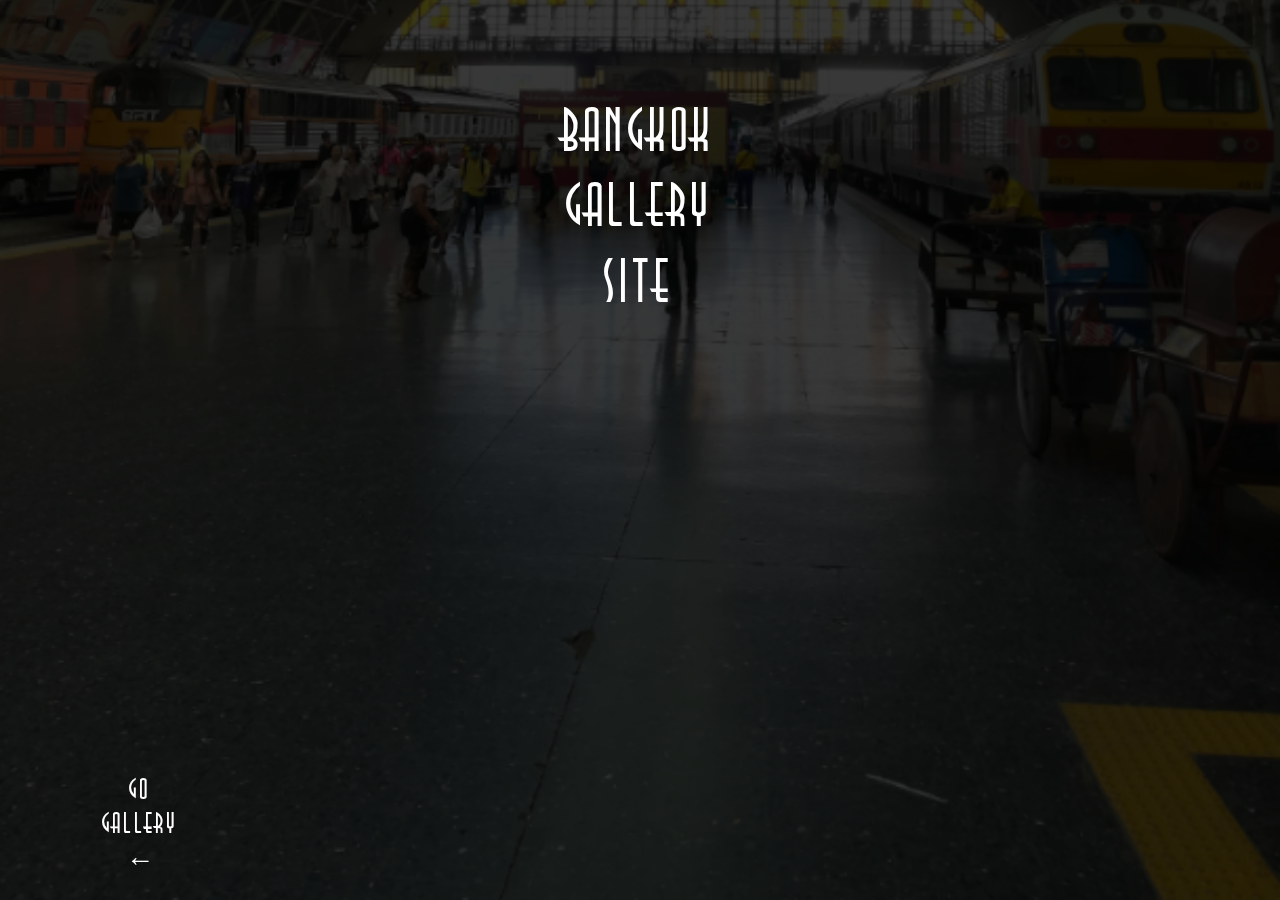
<file: docs/index.html>
<!DOCTYPE html>
<html lang="ja">
<head>
    <title>BangkokGallerySite</title>
    <meta name="keywords" content="バンコク,Bangkok,タイ,Thai,観光,">
    <meta name="description" content="バンコクの観光地や公共交通機関などについて、画像メインで紹介しております。">
    <meta charset="UTF-8">
    <meta name="viewport" content="width=device-width">
    <link rel="stylesheet" href="./css/reset.css">
    <link rel="stylesheet" href="./css/index.css">
</head>
<body>
<header>
    <h1 class="title">BANGKOK<br>GALLERY<br>SITE</h1>
</header>
<div class="secTop">
    <h2 class="go"><a href="./gallery.html">GO<br>GALLERY<br>←</a></h2>
</div>
</body>
</html>
</file>
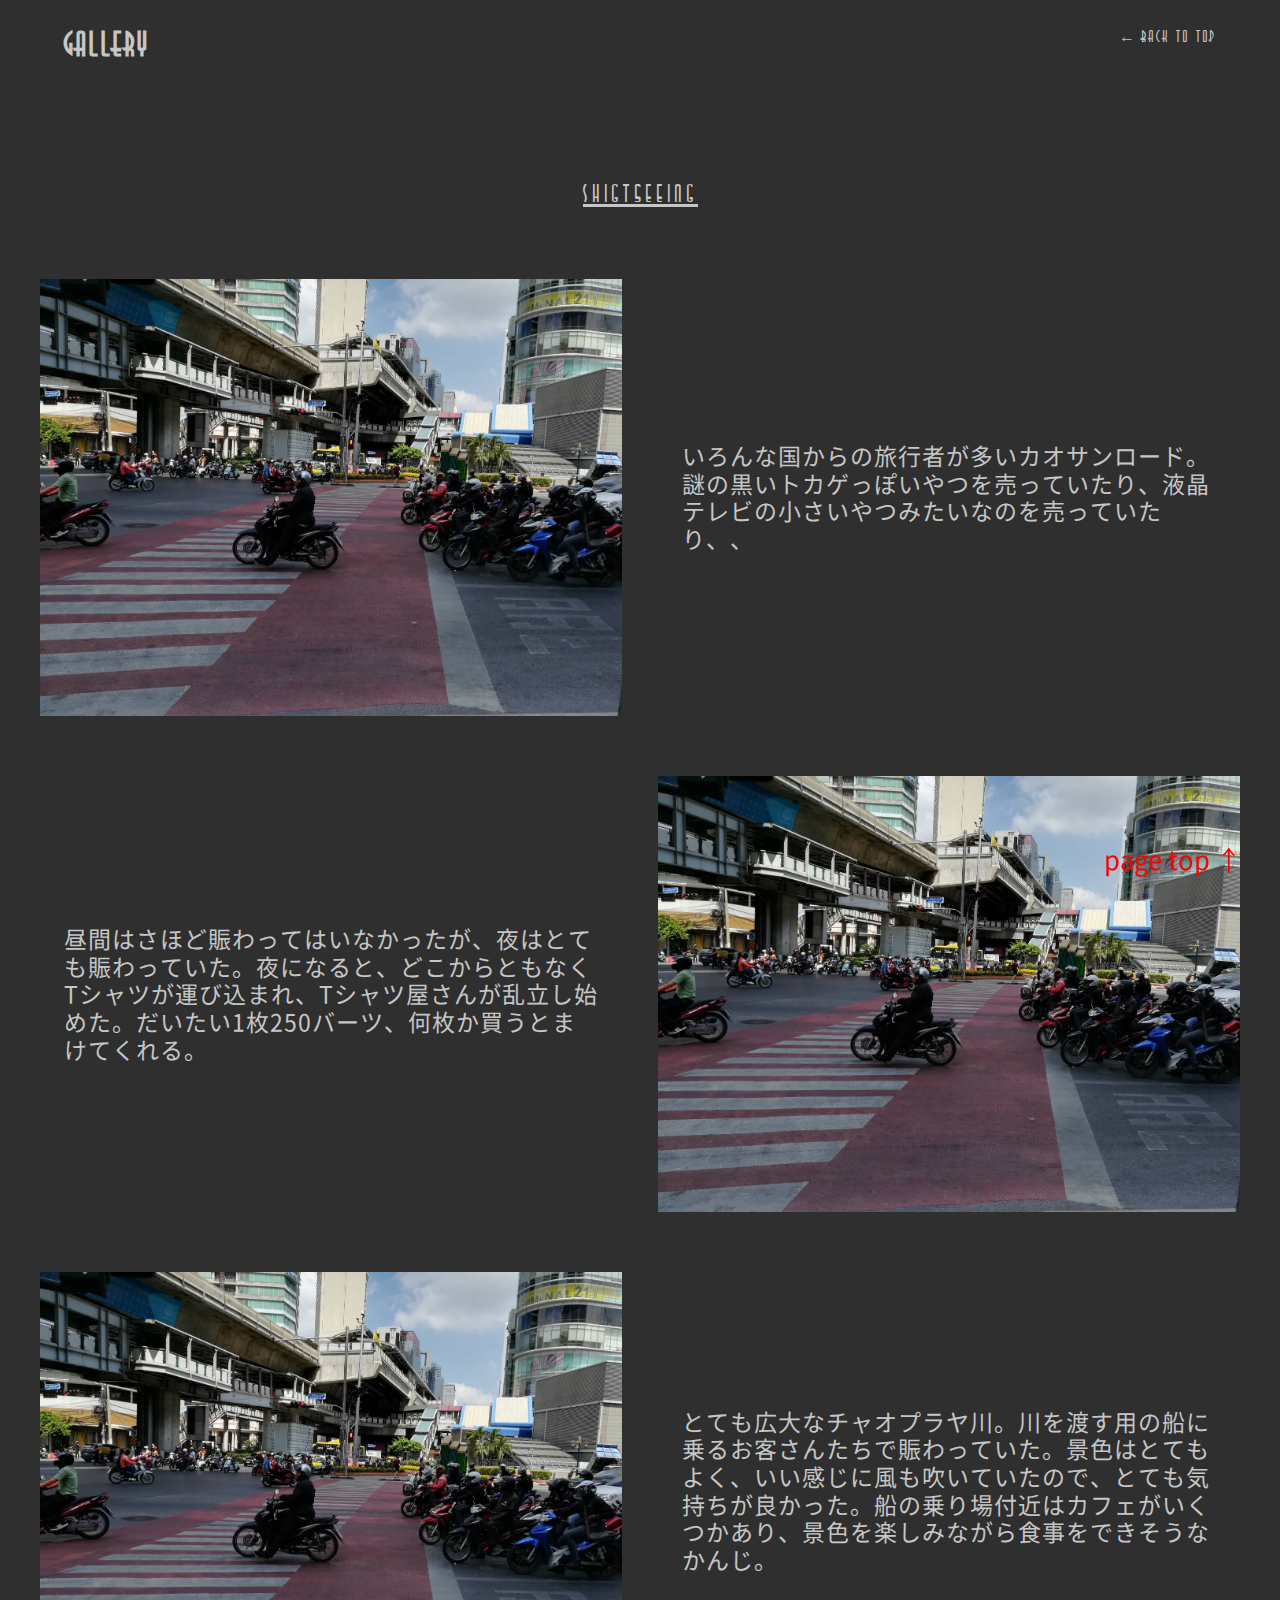
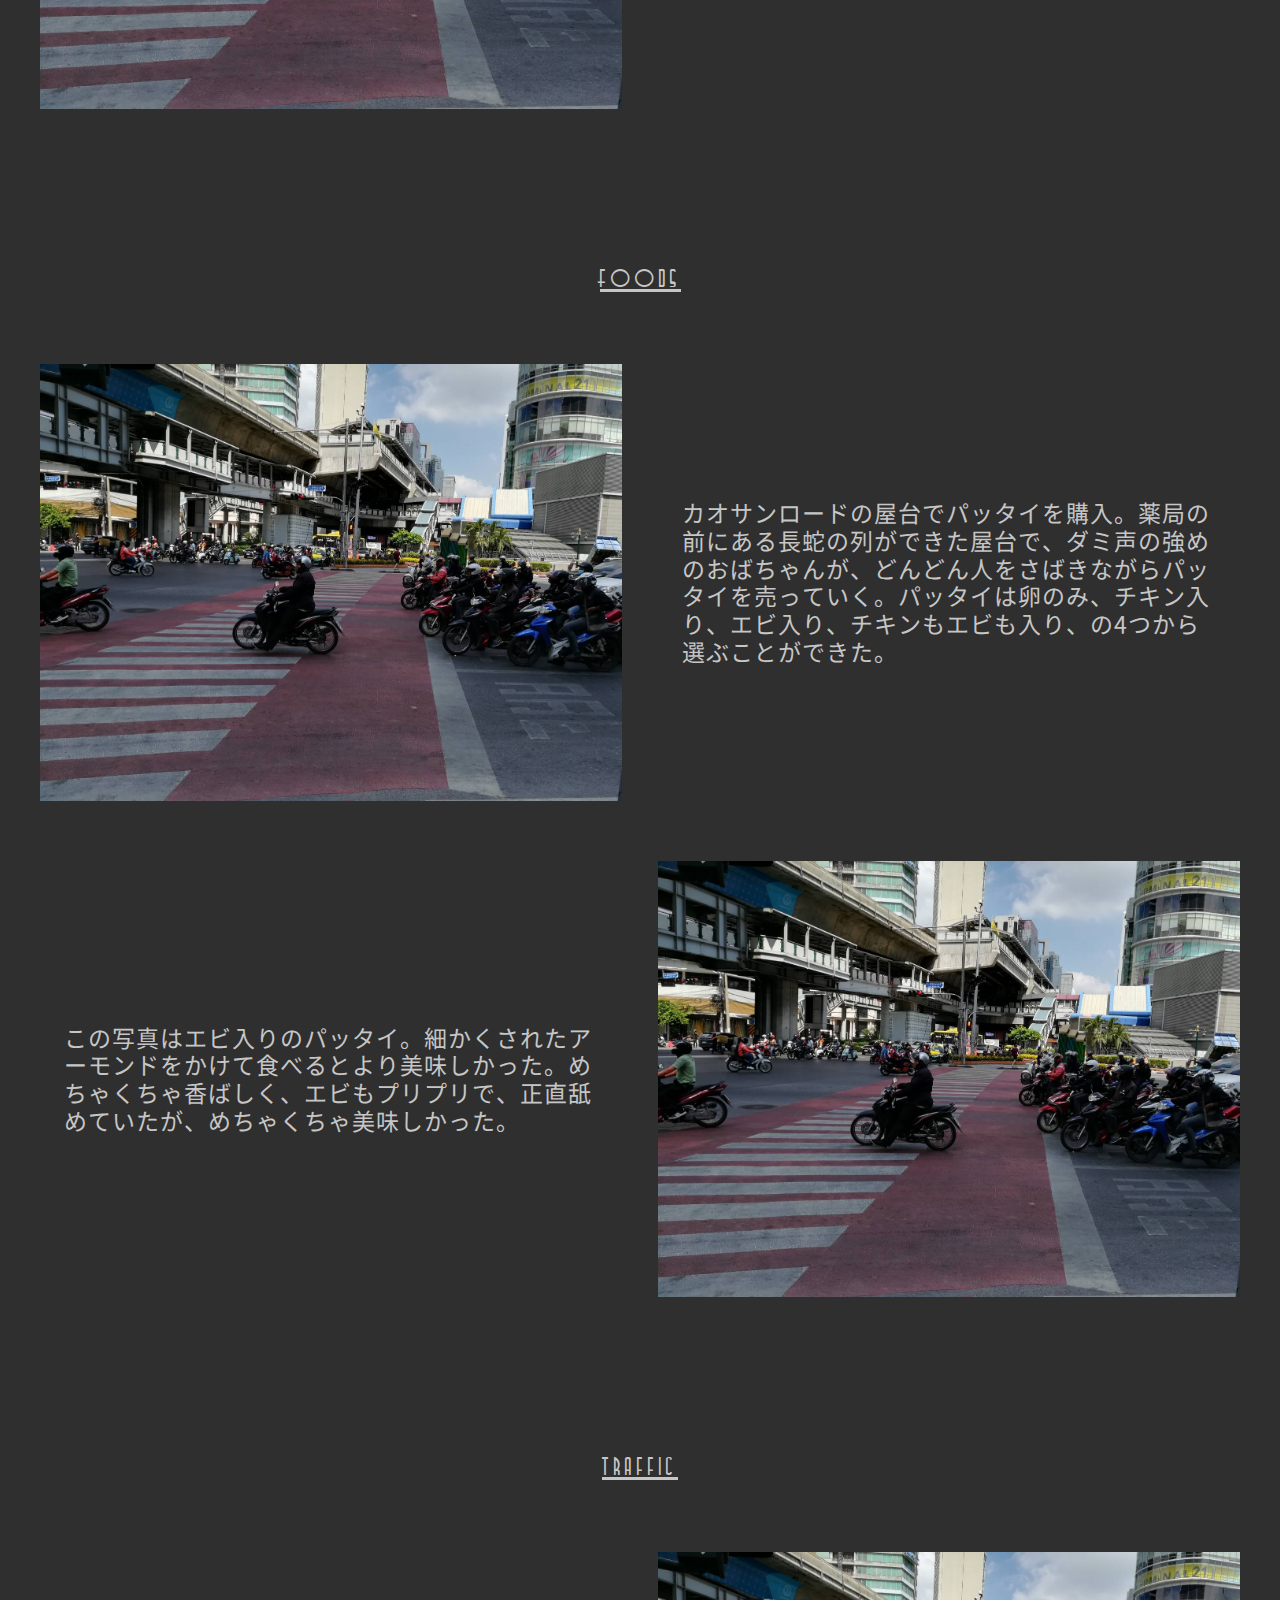
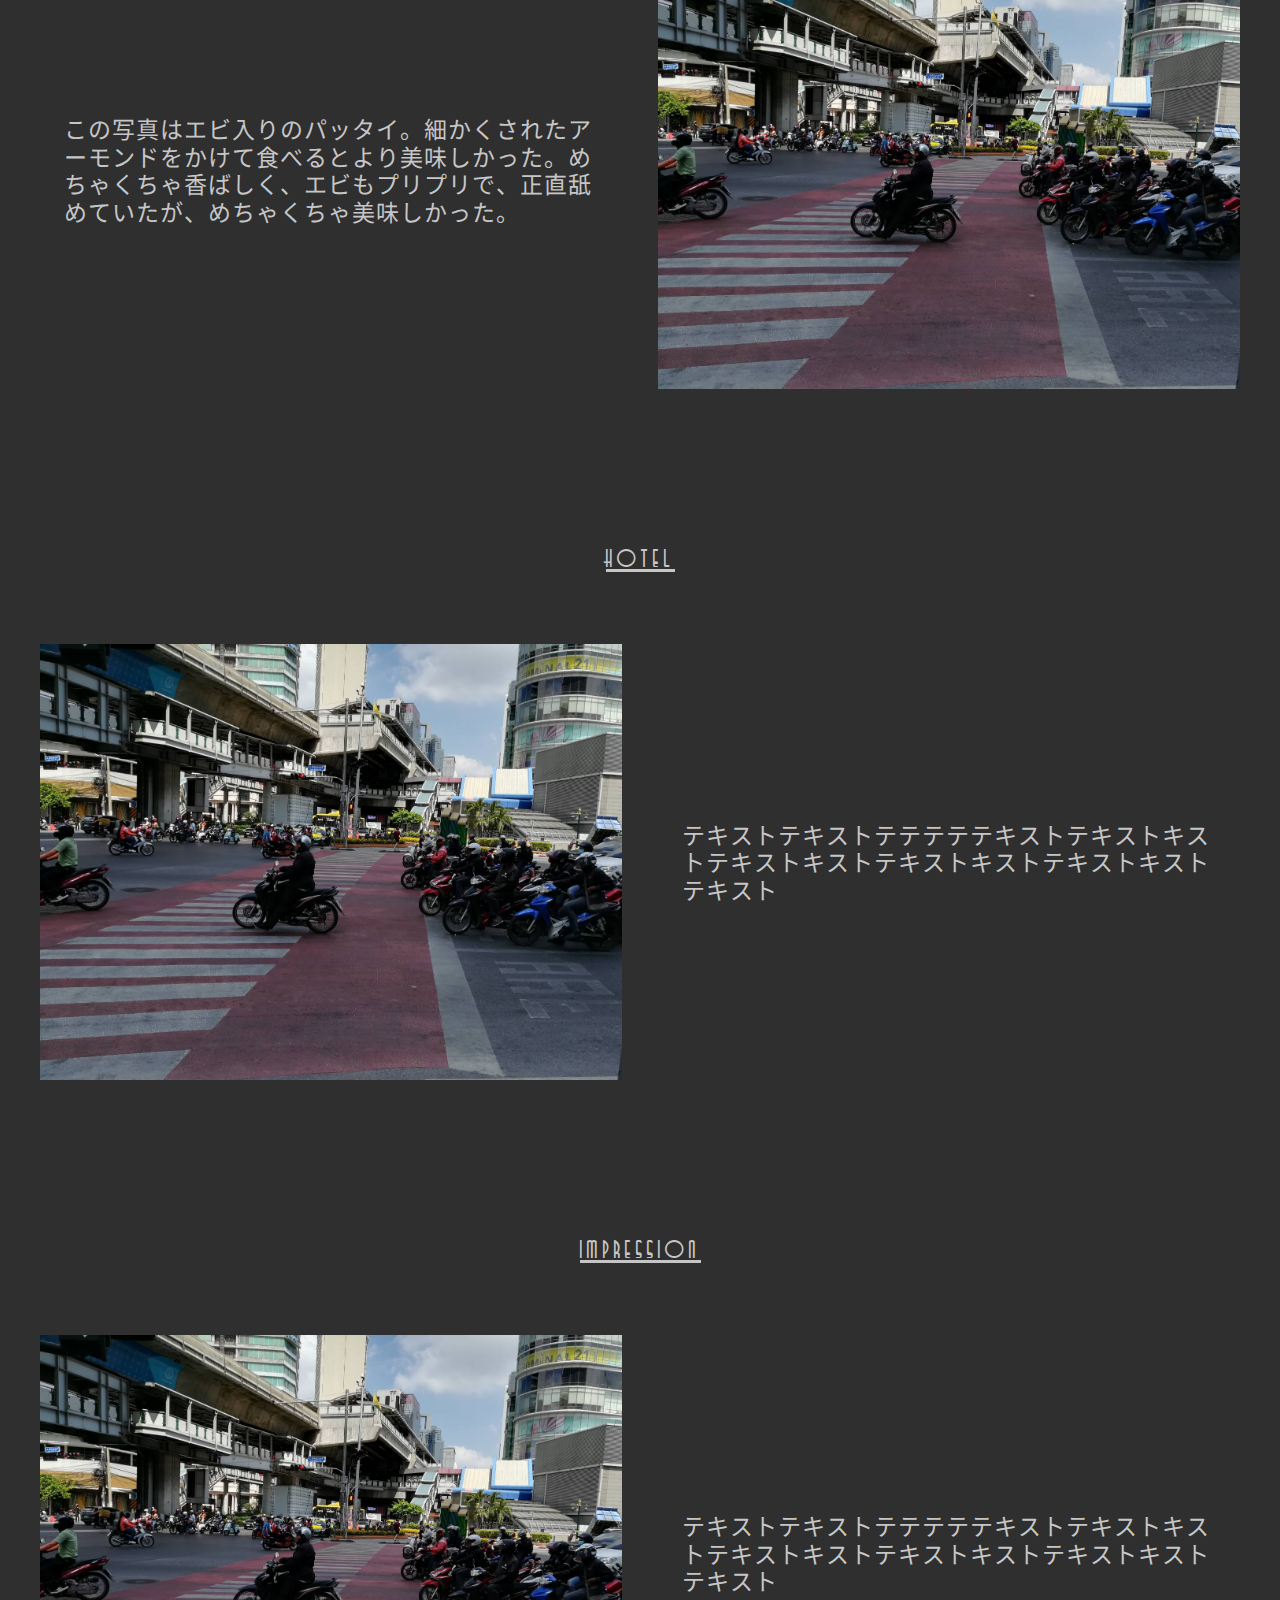
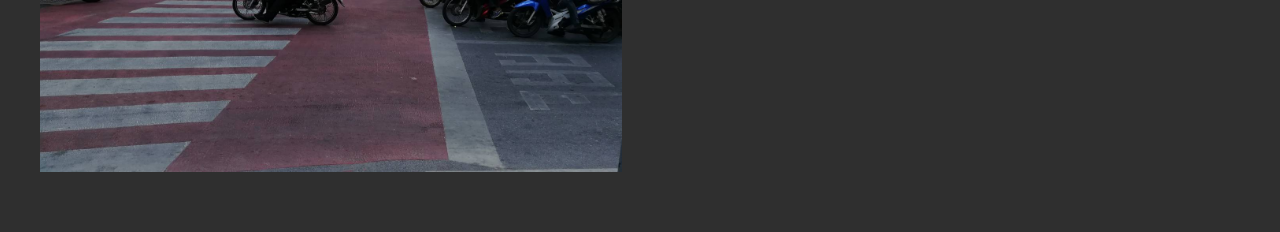
<file: docs/gallery.html>
<!DOCTYPE html>
<html lang="ja">
<head>
    <title>BangkokGallerySite|Gallery</title>
    <meta name="keywords" content="バンコク,Bangkok,タイ,Thai,観光,">
    <meta name="description" content="バンコクの観光地や公共交通機関などについて、画像メインで紹介しております。">
    <meta charset="UTF-8">
    <meta name="viewport" content="width=device-width">
    <link rel="stylesheet" href="./css/reset.css">
    <link rel="stylesheet" href="./css/gallery.css">
</head>
<body>
<header>
    <div class="container">
        <h1 class="title">GALLERY</h1>
        <div class="backTop"><a href="./index.html">← BACK TO TOP</a></div>
    </div>
</header>
<main>
    <div class="container">
        <div class="secShigtseeing">
            <h2 class="secTit">Shigtseeing</h2>
            <ul>
                <li class="box">
                    <div class="imgBox"><img src="./img/gallery/imgBike.jpg" alt="" class="imgR"></div>
                    <div class="txtBox">
                        <p class="txt">いろんな国からの旅行者が多いカオサンロード。謎の黒いトカゲっぽいやつを売っていたり、液晶テレビの小さいやつみたいなのを売っていたり、、</p>
                    </div>
                </li>
                <li class="box">
                    <div class="txtBox">
                        <p class="txt">昼間はさほど賑わってはいなかったが、夜はとても賑わっていた。夜になると、どこからともなくTシャツが運び込まれ、Tシャツ屋さんが乱立し始めた。だいたい1枚250バーツ、何枚か買うとまけてくれる。</p>
                    </div>
                    <div class="imgBox"><img src="./img/gallery/imgBike.jpg" alt="" class="imgR"></div>
                </li>
                <li class="box">
                    <div class="imgBox"><img src="./img/gallery/imgBike.jpg" alt="" class="imgR"></div>
                    <div class="txtBox">
                        <p class="txt">とても広大なチャオプラヤ川。川を渡す用の船に乗るお客さんたちで賑わっていた。景色はとてもよく、いい感じに風も吹いていたので、とても気持ちが良かった。船の乗り場付近はカフェがいくつかあり、景色を楽しみながら食事をできそうなかんじ。</p>
                    </div>
                </li>
            </ul>
        </div>
        <div class="secFoods">
            <h2 class="secTit">Foods</h2>
            <ul>
                <li class="box">
                    <div class="imgBox"><img src="./img/gallery/imgBike.jpg" alt="" class="imgR"></div>
                    <div class="txtBox">
                        <p class="txt">カオサンロードの屋台でパッタイを購入。薬局の前にある長蛇の列ができた屋台で、ダミ声の強めのおばちゃんが、どんどん人をさばきながらパッタイを売っていく。パッタイは卵のみ、チキン入り、エビ入り、チキンもエビも入り、の4つから選ぶことができた。</p>
                    </div>
                </li>
                <li class="box">
                    <div class="txtBox">
                        <p class="txt">この写真はエビ入りのパッタイ。細かくされたアーモンドをかけて食べるとより美味しかった。めちゃくちゃ香ばしく、エビもプリプリで、正直舐めていたが、めちゃくちゃ美味しかった。</p>
                    </div>
                    <div class="imgBox"><img src="./img/gallery/imgBike.jpg" alt="" class="imgR"></div>
                </li>
            </ul>
        </div>
        <div class="secTraffic">
            <h2 class="secTit">Traffic</h2>
            <ul>
                <li class="box">
                    <div class="txtBox">
                        <p class="txt">この写真はエビ入りのパッタイ。細かくされたアーモンドをかけて食べるとより美味しかった。めちゃくちゃ香ばしく、エビもプリプリで、正直舐めていたが、めちゃくちゃ美味しかった。</p>
                    </div>
                    <div class="imgBox"><img src="./img/gallery/imgBike.jpg" alt="" class="imgR"></div>
                </li>
            </ul>
        </div>
        <div class="secHotel">
            <h2 class="secTit">Hotel</h2>
            <ul>
                <li class="box">
                    <div class="imgBox"><img src="./img/gallery/imgBike.jpg" alt="" class="imgR"></div>
                    <div class="txtBox">
                        <p class="txt">テキストテキストテテテテテキストテキストキストテキストキストテキストキストテキストキストテキスト</p>
                    </div>
                </li>
            </ul>
        </div>
        <div class="secImpression">
            <h2 class="secTit">Impression</h2>
            <ul>
                <li class="box">
                    <div class="imgBox"><img src="./img/gallery/imgBike.jpg" alt="" class="imgR"></div>
                    <div class="txtBox">
                        <p class="txt">テキストテキストテテテテテキストテキストキストテキストキストテキストキストテキストキストテキスト</p>
                    </div>
                </li>
            </ul>
        </div>
    </div>
    <div class="pageTop"><a href="#">page top ↑</a></div>
</main>
<footer>
</footer>
</body>
</html>
</file>
<file: docs/css/index.css>
@charset "utf-8";

@font-face {
	font-family: 'TALLDECO';
	src: url(../fonts/TALLDECO.TTF);
}

body{
    background: url(../img/index/bgTop01.jpg) center bottom no-repeat;
	background-size: cover;
	font-family: 'TALLDECO', cursive;
	color: #FFF;
	position: relative;
	text-align: center;
}

header{
	width: 100%;
	position: absolute;
	top: 10%;
}

header .title{
	font-size: 58px;
	line-height: 1.3;
	font-weight: normal;
	letter-spacing: 1px;
}

.secTop{
	background-color:rgba(0, 0, 0, 0.78);
	width: 100%;
	height: 100vh;
}

.go{
	position: fixed;
	bottom: 3%;
	left: 8%;
	font-size: 28px;
	line-height: 1.2;
	font-weight: normal;
	letter-spacing: 1px;
}

.go a{
	cursor: pointer;
	text-decoration: none;
	color: #FFF;
}

.go a:hover{
	opacity: 0.7;
}
</file>
<file: docs/css/gallery.css>
@charset "utf-8";

@font-face {
	font-family: 'TALLDECO';
	src: url(../fonts/TALLDECO.TTF);
}
@font-face {
	font-family: 'Noto Sans JP';
	font-style: normal;
	font-weight:100;
	src: url(../fonts/NotoSansCJKjp/NotoSansCJKjp-Thin.woff2) format('woff2'),
		 url(../fonts/NotoSansCJKjp/NotoSansCJKjp-Thin.woff) format('woff'),
		 url(../fonts/NotoSansCJKjp/NotoSansCJKjp-Thin.otf) format('opentype');
}
@font-face {
	font-family: 'Noto Sans JP';
	font-style: normal;
	font-weight:200;
	src: url(../fonts/NotoSansCJKjp/NotoSansCJKjp-Light.woff2) format('woff2'),
		 url(../fonts/NotoSansCJKjp/NotoSansCJKjp-Light.woff) format('woff'),
		 url(../fonts/NotoSansCJKjp/NotoSansCJKjp-Light.otf) format('opentype');
}
@font-face {
	font-family: 'Noto Sans JP';
	font-style: normal;
	font-weight: 300;
	src: url(../fonts/NotoSansCJKjp/NotoSansCJKjp-DemiLight.woff2) format('woff2'),
		 url(../fonts/NotoSansCJKjp/NotoSansCJKjp-DemiLight.woff) format('woff'),
		 url(../fonts/NotoSansCJKjp/NotoSansCJKjp-DemiLight.otf) format('opentype');
}
@font-face {
	font-family: 'Noto Sans JP';
	font-style: normal;
	font-weight:400;
	src: url(../fonts/NotoSansCJKjp/NotoSansCJKjp-Regular.woff2) format('woff2'),
		 url(../fonts/NotoSansCJKjp/NotoSansCJKjp-Regular.woff) format('woff'),
		 url(../fonts/NotoSansCJKjp/NotoSansCJKjp-Regular.otf) format('opentype');
}
.imgR{
	width:100%;
	height:auto;
}

body{
	background-color: #2F2F2F;
	font-family: 'Noto Sans JP';
	color: #292929;
	position: relative;
	text-align: center;
}
.container{
	width: 93.75%;
	margin: 0 auto;
}
header{
	font-family: 'TALLDECO', cursive;
	width: 100%;
	color: #C6C6C6;
	font-size: 33px;
	font-weight: normal;
	text-align: left;
	letter-spacing: 1px;
	padding: 2%;
	box-sizing: border-box;
}
header .container{
	display: flex;
	justify-content: space-between;
}
header .title{
	display: inline-block;
}
.backTop{
	/* position: fixed;
	top: 2%;
	right: 5%; */
	font-size: 16px;
	line-height: 1.2;
	font-weight: normal;
	letter-spacing: 1px;
	display: inline-block;
}
.backTop a{
	cursor: pointer;
	text-decoration: none;
	color: #C6C6C6;
}

.backTop a:hover{
	opacity: 0.7;
}
.secTit{
	display: inline-block;
	margin: 8% auto 6%;
	letter-spacing: 3px;
	font-family: 'TALLDECO', cursive;
	font-size: 24px;
	border-bottom: 3px solid #C6C6C6;
	color: #C6C6C6;
	font-weight: normal;
}
.box{
	width: 100%;
	margin-bottom: 5%;
	display: flex;
	justify-content: space-between;
}
.imgBox{
	width: 48.5%;
}
.txtBox{
	width: 48.5%;
	color: #C6C6C6;
	/* background: rgba(255, 255, 255, 0.65); */
	font-size: 1.8vw;
	line-height: 1.2;
	letter-spacing: 1px;
	padding: 2%;
	display: flex;
	align-items: center;
	box-sizing: border-box;
	text-align: left;
}
.pageTop{
	position: fixed;
	bottom: 3%;
	right: 3%;
}
.pageTop a{
	text-decoration: none;
	color: red;
	font-size: 2vw;;
}
</file>
